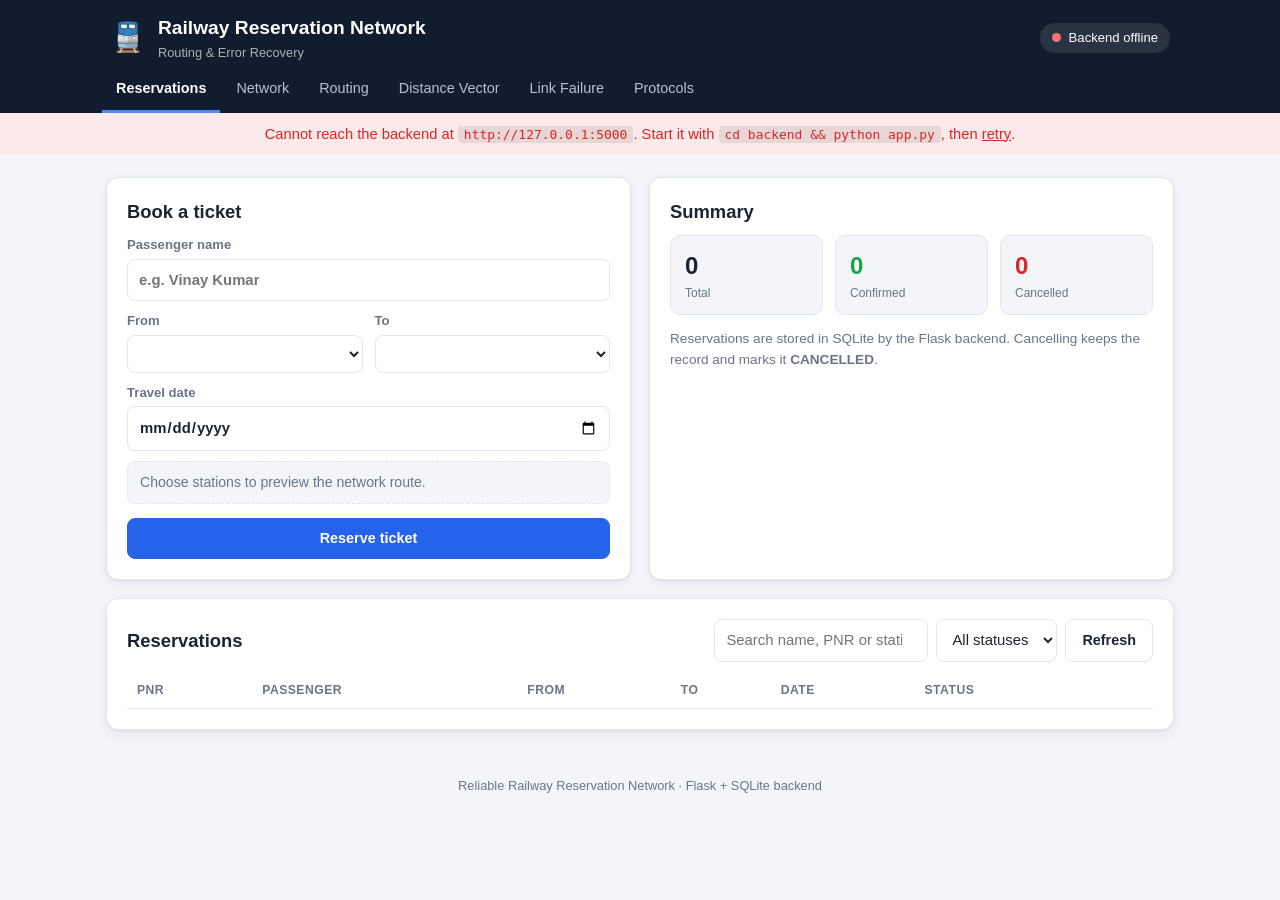
<file: frontend/index.html>
<!DOCTYPE html>
<html lang="en">
<head>
  <meta charset="UTF-8">
  <meta name="viewport" content="width=device-width, initial-scale=1">
  <title>Reliable Railway Reservation Network</title>
  <link rel="stylesheet" href="css/style.css">
</head>
<body>

<header class="topbar">
  <div class="topbar-inner">
    <div class="brand">
      <span class="brand-icon" aria-hidden="true">🚆</span>
      <div>
        <h1>Railway Reservation Network</h1>
        <p>Routing &amp; Error Recovery</p>
      </div>
    </div>
    <div id="status" class="status status-checking" title="Backend connection">
      <span class="dot"></span><span id="statusText">Checking backend…</span>
    </div>
  </div>
  <nav class="tabs" id="tabs" aria-label="Main navigation">
    <a href="#reservations" data-page="reservations">Reservations</a>
    <a href="#network" data-page="network">Network</a>
    <a href="#routing" data-page="routing">Routing</a>
    <a href="#distance-vector" data-page="distance-vector">Distance Vector</a>
    <a href="#link-failure" data-page="link-failure">Link Failure</a>
    <a href="#protocols" data-page="protocols">Protocols</a>
  </nav>
</header>

<div id="offlineBanner" class="banner hidden">
  Cannot reach the backend at <code id="offlineUrl"></code>.
  Start it with <code>cd backend &amp;&amp; python app.py</code>, then
  <button id="retryBtn" class="link-btn">retry</button>.
</div>

<main>

  <!-- ===================== RESERVATIONS ===================== -->
  <section class="page" id="page-reservations">
    <div class="grid two">
      <div class="card">
        <h2>Book a ticket</h2>
        <form id="reservationForm" novalidate>
          <label>Passenger name
            <input id="resName" placeholder="e.g. Vinay Kumar" maxlength="80" required>
          </label>
          <div class="row">
            <label>From
              <select id="resSource" class="node-select" required></select>
            </label>
            <label>To
              <select id="resDest" class="node-select" required></select>
            </label>
          </div>
          <label>Travel date
            <input id="resDate" type="date" required>
          </label>
          <div id="routePreview" class="route-preview muted">Choose stations to preview the network route.</div>
          <button type="submit" class="btn primary" id="resSubmit">Reserve ticket</button>
        </form>
      </div>

      <div class="card">
        <h2>Summary</h2>
        <div class="stats">
          <div class="stat"><span id="statTotal">0</span><label>Total</label></div>
          <div class="stat ok"><span id="statConfirmed">0</span><label>Confirmed</label></div>
          <div class="stat bad"><span id="statCancelled">0</span><label>Cancelled</label></div>
        </div>
        <p class="muted small">Reservations are stored in SQLite by the Flask backend. Cancelling keeps the record and marks it <b>CANCELLED</b>.</p>
      </div>
    </div>

    <div class="card">
      <div class="card-head">
        <h2>Reservations</h2>
        <div class="filters">
          <input id="resSearch" type="search" placeholder="Search name, PNR or station…">
          <select id="resFilter">
            <option value="ALL">All statuses</option>
            <option value="CONFIRMED">Confirmed</option>
            <option value="CANCELLED">Cancelled</option>
          </select>
          <button class="btn" id="resRefresh">Refresh</button>
        </div>
      </div>
      <div class="table-wrap">
        <table>
          <thead><tr><th>PNR</th><th>Passenger</th><th>From</th><th>To</th><th>Date</th><th>Status</th><th></th></tr></thead>
          <tbody id="resBody"></tbody>
        </table>
      </div>
      <p id="resEmpty" class="empty hidden">No reservations found.</p>
    </div>
  </section>

  <!-- ===================== NETWORK ===================== -->
  <section class="page hidden" id="page-network">
    <div class="card">
      <h2>Network topology</h2>
      <p class="muted">Stations and the central reservation server. Numbers on each link are routing costs.</p>
      <div id="graphNetwork" class="graph"></div>
    </div>
    <div class="card">
      <h2>Links</h2>
      <div class="table-wrap">
        <table>
          <thead><tr><th>Link</th><th>Cost</th><th>Delay</th><th>Packet loss</th></tr></thead>
          <tbody id="linksBody"></tbody>
        </table>
      </div>
    </div>
  </section>

  <!-- ===================== ROUTING ===================== -->
  <section class="page hidden" id="page-routing">
    <div class="card">
      <h2>Shortest path (Dijkstra)</h2>
      <form id="routeForm" class="inline-form">
        <label>Source <select id="routeSource" class="node-select"></select></label>
        <label>Destination <select id="routeDest" class="node-select"></select></label>
        <button class="btn primary" type="submit">Find route</button>
      </form>
      <div id="routeSummary" class="result"></div>
      <div id="graphRoute" class="graph"></div>
    </div>
    <div class="card">
      <h2>Routing table <span id="routeTableNode" class="pill"></span></h2>
      <p class="muted small" id="routeTableMeta"></p>
      <div class="table-wrap">
        <table>
          <thead><tr><th>Destination</th><th>Next hop</th><th>Cost</th><th>Path</th></tr></thead>
          <tbody id="routeTableBody"></tbody>
        </table>
      </div>
    </div>
  </section>

  <!-- ===================== DISTANCE VECTOR ===================== -->
  <section class="page hidden" id="page-distance-vector">
    <div class="card">
      <h2>Distance Vector simulation</h2>
      <p class="muted">Run distributed Bellman-Ford until convergence, optionally failing a link to watch the network recover.</p>
      <form id="dvForm" class="inline-form">
        <label>Fail link <select id="dvFail"></select></label>
        <label class="check"><input type="checkbox" id="dvPoison" checked> Poison reverse</label>
        <button class="btn primary" type="submit">Run simulation</button>
      </form>
      <div id="dvSummary" class="stats"></div>
      <div id="dvHistory"></div>
    </div>
    <div class="card hidden" id="dvTablesCard">
      <div class="card-head">
        <h2>Routing tables</h2>
        <label class="inline">Node <select id="dvNode"></select></label>
      </div>
      <div class="grid two">
        <div><h3>Before failure</h3><div class="table-wrap"><table><thead><tr><th>Dest</th><th>Next hop</th><th>Cost</th><th>Path</th></tr></thead><tbody id="dvBefore"></tbody></table></div></div>
        <div><h3>After failure</h3><div class="table-wrap"><table><thead><tr><th>Dest</th><th>Next hop</th><th>Cost</th><th>Path</th></tr></thead><tbody id="dvAfter"></tbody></table></div></div>
      </div>
    </div>
  </section>

  <!-- ===================== LINK FAILURE ===================== -->
  <section class="page hidden" id="page-link-failure">
    <div class="card">
      <h2>Link failure &amp; recovery</h2>
      <p class="muted">Break a link and see how Dijkstra reroutes traffic.</p>
      <form id="lfForm" class="inline-form">
        <label>Failed link <select id="lfLink"></select></label>
        <label>Source <select id="lfSource" class="node-select"></select></label>
        <label>Destination <select id="lfDest" class="node-select"></select></label>
        <button class="btn danger" type="submit">Fail link</button>
      </form>
      <div id="lfSummary" class="result"></div>
      <div id="graphFailure" class="graph"></div>
      <div class="legend">
        <span><i class="lg lg-path"></i> New path</span>
        <span><i class="lg lg-old"></i> Original path</span>
        <span><i class="lg lg-fail"></i> Failed link</span>
      </div>
    </div>
  </section>

  <!-- ===================== PROTOCOLS ===================== -->
  <section class="page hidden" id="page-protocols">
    <div class="card">
      <h2>CRC error detection</h2>
      <form id="crcForm" class="inline-form">
        <label>Message (binary) <input id="crcMsg" value="1011001" pattern="[01]+" required></label>
        <label>Generator (binary) <input id="crcGen" value="1101" pattern="[01]+" required></label>
        <button class="btn primary" type="submit">Compute CRC</button>
      </form>
      <div id="crcResult" class="result"></div>
    </div>

    <div class="grid two">
      <div class="card">
        <h2>Sliding window</h2>
        <form id="swForm" class="inline-form">
          <label>Packets <input id="swPackets" type="number" min="1" max="60" value="8"></label>
          <label>Window <input id="swWindow" type="number" min="1" max="20" value="3"></label>
          <button class="btn primary" type="submit">Simulate</button>
        </form>
        <div id="swResult" class="result"></div>
      </div>

      <div class="card">
        <h2>Go-Back-N</h2>
        <form id="gbnForm" class="inline-form">
          <label>Packets <input id="gbnPackets" type="number" min="1" max="60" value="8"></label>
          <label>Window <input id="gbnWindow" type="number" min="1" max="20" value="3"></label>
          <label>Lost # <input id="gbnLost" type="number" min="1" max="60" value="3"></label>
          <button class="btn primary" type="submit">Simulate</button>
        </form>
        <div id="gbnResult" class="result"></div>
      </div>
    </div>
  </section>

</main>

<footer>Reliable Railway Reservation Network · Flask + SQLite backend</footer>

<div id="toasts" class="toasts" aria-live="polite"></div>

<script src="js/config.js"></script>
<script src="js/utils.js"></script>
<script src="js/api.js"></script>
<script src="js/graph.js"></script>
<script src="js/reservations.js"></script>
<script src="js/network.js"></script>
<script src="js/routing.js"></script>
<script src="js/distance-vector.js"></script>
<script src="js/link-failure.js"></script>
<script src="js/protocols.js"></script>
<script src="js/main.js"></script>
</body>
</html>
</file>
<file: frontend/css/style.css>
:root {
  --bg: #f3f5f9; --surface: #ffffff; --text: #1b2430; --muted: #6a7587; --border: #e1e6ee;
  --primary: #2563eb; --primary-d: #1d4ed8; --header: #111c2e;
  --ok: #16a34a; --ok-bg: #e6f6ec; --bad: #dc2626; --bad-bg: #fde9e9;
  --warn: #d97706; --warn-bg: #fff3dc; --shadow: 0 1px 3px rgba(16, 24, 40, .08), 0 4px 14px rgba(16, 24, 40, .05);
  --node: #e8efff; --node-stroke: #2563eb; --edge: #b4bfd0;
}
@media (prefers-color-scheme: dark) {
  :root {
    --bg: #0e141f; --surface: #172131; --text: #e6ebf3; --muted: #93a0b5; --border: #27344a;
    --primary: #4f8bff; --primary-d: #6b9cff; --header: #0a0f18;
    --ok: #4ade80; --ok-bg: #12301f; --bad: #f87171; --bad-bg: #3a1a1a;
    --warn: #fbbf24; --warn-bg: #3a2c10; --shadow: 0 1px 3px rgba(0,0,0,.4);
    --node: #1e2e4d; --node-stroke: #4f8bff; --edge: #3d4c66;
  }
}
* { box-sizing: border-box; }
body { margin: 0; font-family: -apple-system, "Segoe UI", Roboto, Arial, sans-serif; background: var(--bg); color: var(--text); line-height: 1.5; }
.hidden { display: none !important; }
.muted { color: var(--muted); } .small { font-size: .85rem; } .right { text-align: right; } .mono { font-family: ui-monospace, Consolas, monospace; }
h2 { margin: 0 0 .6rem; font-size: 1.15rem; } h3 { margin: 1rem 0 .4rem; font-size: .95rem; }
code { background: rgba(127,127,127,.18); padding: 1px 6px; border-radius: 4px; font-size: .88em; }

/* header */
.topbar { background: var(--header); color: #fff; position: sticky; top: 0; z-index: 20; }
.topbar-inner { max-width: 1100px; margin: 0 auto; padding: 14px 20px 6px; display: flex; justify-content: space-between; align-items: center; gap: 12px; flex-wrap: wrap; }
.brand { display: flex; gap: 12px; align-items: center; }
.brand-icon { font-size: 1.8rem; }
.brand h1 { margin: 0; font-size: 1.2rem; } .brand p { margin: 0; font-size: .8rem; opacity: .65; }
.status { display: flex; align-items: center; gap: 8px; font-size: .82rem; padding: 5px 12px; border-radius: 99px; background: rgba(255,255,255,.1); }
.dot { width: 9px; height: 9px; border-radius: 50%; background: #999; }
.status-online .dot { background: #4ade80; } .status-offline .dot { background: #f87171; } .status-checking .dot { background: #fbbf24; }
.tabs { max-width: 1100px; margin: 0 auto; padding: 0 12px; display: flex; gap: 2px; overflow-x: auto; }
.tabs a { color: #b6c2d6; text-decoration: none; padding: 10px 14px; font-size: .9rem; white-space: nowrap; border-bottom: 3px solid transparent; }
.tabs a:hover { color: #fff; }
.tabs a.active { color: #fff; border-bottom-color: #4f8bff; font-weight: 600; }

.banner { background: var(--bad-bg); color: var(--bad); padding: 10px 20px; text-align: center; font-size: .92rem; }
.link-btn { background: none; border: 0; color: inherit; text-decoration: underline; cursor: pointer; font: inherit; padding: 0; }

main { max-width: 1100px; margin: 22px auto; padding: 0 16px; }
footer { text-align: center; color: var(--muted); font-size: .8rem; padding: 24px; }

/* cards & layout */
.card { background: var(--surface); border: 1px solid var(--border); border-radius: 12px; padding: 20px; margin-bottom: 18px; box-shadow: var(--shadow); }
.card-head { display: flex; justify-content: space-between; align-items: center; gap: 12px; flex-wrap: wrap; margin-bottom: 10px; }
.card-head h2 { margin: 0; }
.grid.two { display: grid; grid-template-columns: 1fr 1fr; gap: 18px; }
.grid.two > .card { margin-bottom: 0; }
.page > .grid.two { margin-bottom: 18px; }
@media (max-width: 760px) { .grid.two { grid-template-columns: 1fr; } }

/* forms */
label { display: block; font-size: .82rem; font-weight: 600; color: var(--muted); margin-bottom: 10px; }
label.check { display: flex; align-items: center; gap: 8px; font-weight: 500; color: var(--text); margin-bottom: 0; padding-bottom: 8px; }
label.inline { display: flex; align-items: center; gap: 8px; margin: 0; }
input, select { width: 100%; margin-top: 4px; padding: 9px 11px; font: inherit; font-size: .93rem; color: var(--text); background: var(--surface); border: 1px solid var(--border); border-radius: 8px; }
input[type=checkbox] { width: auto; margin: 0; }
input:focus, select:focus { outline: 2px solid var(--primary); outline-offset: -1px; border-color: transparent; }
.row { display: grid; grid-template-columns: 1fr 1fr; gap: 12px; }
.inline-form { display: flex; flex-wrap: wrap; gap: 12px; align-items: flex-end; margin-bottom: 12px; }
.inline-form label { margin: 0; flex: 1 1 140px; }
.inline-form .btn { flex: 0 0 auto; }
.filters { display: flex; gap: 8px; flex-wrap: wrap; }
.filters input, .filters select { width: auto; margin: 0; }

.btn { padding: 9px 16px; font: inherit; font-size: .9rem; font-weight: 600; border-radius: 8px; border: 1px solid var(--border); background: var(--surface); color: var(--text); cursor: pointer; }
.btn:hover { border-color: var(--primary); }
.btn.primary { background: var(--primary); border-color: var(--primary); color: #fff; }
.btn.primary:hover { background: var(--primary-d); }
.btn.danger { background: var(--bad); border-color: var(--bad); color: #fff; }
.btn.small { padding: 4px 10px; font-size: .8rem; }
.btn:disabled { opacity: .6; cursor: wait; }

/* tables */
.table-wrap { overflow-x: auto; }
table { width: 100%; border-collapse: collapse; font-size: .9rem; }
th { text-align: left; color: var(--muted); font-size: .76rem; text-transform: uppercase; letter-spacing: .04em; }
th, td { padding: 9px 10px; border-bottom: 1px solid var(--border); }
tbody tr:hover { background: rgba(127,127,127,.07); }
.empty { text-align: center; color: var(--muted); padding: 20px; }
.badge { font-size: .72rem; font-weight: 700; padding: 3px 9px; border-radius: 99px; }
.badge.ok { background: var(--ok-bg); color: var(--ok); } .badge.bad { background: var(--bad-bg); color: var(--bad); }
.pill { font-size: .72rem; font-weight: 600; background: var(--node); color: var(--primary); padding: 2px 9px; border-radius: 99px; vertical-align: middle; }

/* stats */
.stats { display: flex; gap: 12px; flex-wrap: wrap; margin: 10px 0 14px; }
.stat { flex: 1 1 110px; background: var(--bg); border: 1px solid var(--border); border-radius: 10px; padding: 12px 14px; }
.stat span { display: block; font-size: 1.5rem; font-weight: 700; word-break: break-all; }
.stat label { margin: 0; font-size: .75rem; font-weight: 500; }
.stat.ok span { color: var(--ok); } .stat.bad span { color: var(--bad); }

/* notices / route preview */
.notice { padding: 10px 14px; border-radius: 8px; margin: 10px 0; font-size: .9rem; }
.notice.ok { background: var(--ok-bg); color: var(--ok); } .notice.warn { background: var(--warn-bg); color: var(--warn); } .notice.bad { background: var(--bad-bg); color: var(--bad); }
.route-preview { background: var(--bg); border: 1px dashed var(--border); border-radius: 8px; padding: 10px 12px; margin-bottom: 14px; font-size: .88rem; }
.route-preview.warn { color: var(--warn); }
.route-preview .chips { margin-top: 6px; }
#reservationForm .btn { width: 100%; }

/* chips */
.chips { display: flex; flex-wrap: wrap; align-items: center; gap: 6px; margin: 6px 0; }
.chip.node { background: var(--node); color: var(--primary); border: 1px solid var(--node-stroke); padding: 3px 11px; border-radius: 99px; font-size: .82rem; font-weight: 600; }
.arrow { color: var(--muted); }

/* packets */
.pkts { display: flex; flex-wrap: wrap; gap: 6px; margin: 6px 0; }
.pkt { min-width: 34px; text-align: center; padding: 6px 8px; border-radius: 6px; font-weight: 700; font-size: .85rem; background: var(--bg); border: 1px solid var(--border); }
.pkt.ack { background: var(--ok-bg); color: var(--ok); border-color: var(--ok); }
.pkt.lost { background: var(--bad-bg); color: var(--bad); border-color: var(--bad); text-decoration: line-through; }
.pkt.discarded { background: var(--warn-bg); color: var(--warn); border-color: var(--warn); }
.pkt.retx { background: var(--node); color: var(--primary); border-color: var(--primary); }
.window { display: flex; align-items: center; gap: 10px; flex-wrap: wrap; border: 1px solid var(--border); border-radius: 8px; padding: 6px 10px; margin: 8px 0; }
.wl { font-size: .78rem; font-weight: 700; color: var(--muted); min-width: 68px; }
.round { display: inline-flex; flex-direction: column; align-items: center; padding: 6px 12px; border-radius: 8px; font-weight: 700; font-size: .85rem; border: 1px solid var(--border); }
.round small { font-weight: 500; font-size: .7rem; }
.round.changed { background: var(--warn-bg); color: var(--warn); border-color: var(--warn); }
.round.stable { background: var(--ok-bg); color: var(--ok); border-color: var(--ok); }

/* CRC bits */
.bits { display: flex; flex-wrap: wrap; gap: 4px; margin: 8px 0; }
.bit { width: 34px; height: 38px; font: 700 1rem ui-monospace, Consolas, monospace; border-radius: 6px; cursor: pointer; border: 2px solid var(--node-stroke); background: var(--node); color: var(--text); }
.bit.crc { border-color: var(--warn); background: var(--warn-bg); }
.bit.flipped { background: var(--bad); border-color: var(--bad); color: #fff; }

/* graph */
.graph { width: 100%; margin-top: 8px; }
.graph svg { width: 100%; height: auto; max-height: 360px; }
.edge { stroke: var(--edge); stroke-width: 3; }
.edge.path { stroke: var(--ok); stroke-width: 5; }
.edge.old { stroke: var(--warn); stroke-width: 4; stroke-dasharray: 2 6; stroke-linecap: round; }
.edge.failed { stroke: var(--bad); stroke-width: 4; stroke-dasharray: 8 7; }
.cost-bg { fill: var(--surface); stroke: var(--border); }
.cost-text { fill: var(--text); font-size: 12px; font-weight: 700; }
.node circle, .node rect { fill: var(--node); stroke: var(--node-stroke); stroke-width: 2.5; }
.node.server rect { fill: var(--primary); }
.node text { fill: var(--text); font-size: 11px; font-weight: 700; pointer-events: none; }
.node.server text { fill: #fff; }
.node.on-path circle, .node.on-path rect { stroke: var(--ok); stroke-width: 4; }
.legend { display: flex; gap: 18px; flex-wrap: wrap; font-size: .82rem; color: var(--muted); margin-top: 6px; }
.lg { display: inline-block; width: 24px; height: 0; border-top: 4px solid; vertical-align: middle; margin-right: 6px; }
.lg-path { border-color: var(--ok); } .lg-old { border-color: var(--warn); border-top-style: dotted; } .lg-fail { border-color: var(--bad); border-top-style: dashed; }

/* toasts */
.toasts { position: fixed; right: 16px; bottom: 16px; display: flex; flex-direction: column; gap: 8px; z-index: 50; }
.toast { background: #1f2937; color: #fff; padding: 10px 16px; border-radius: 8px; font-size: .9rem; box-shadow: var(--shadow); opacity: 0; transform: translateY(10px); transition: .25s; max-width: 340px; }
.toast.show { opacity: 1; transform: none; }
.toast.success { background: #15803d; } .toast.error { background: #b91c1c; }
</file>
